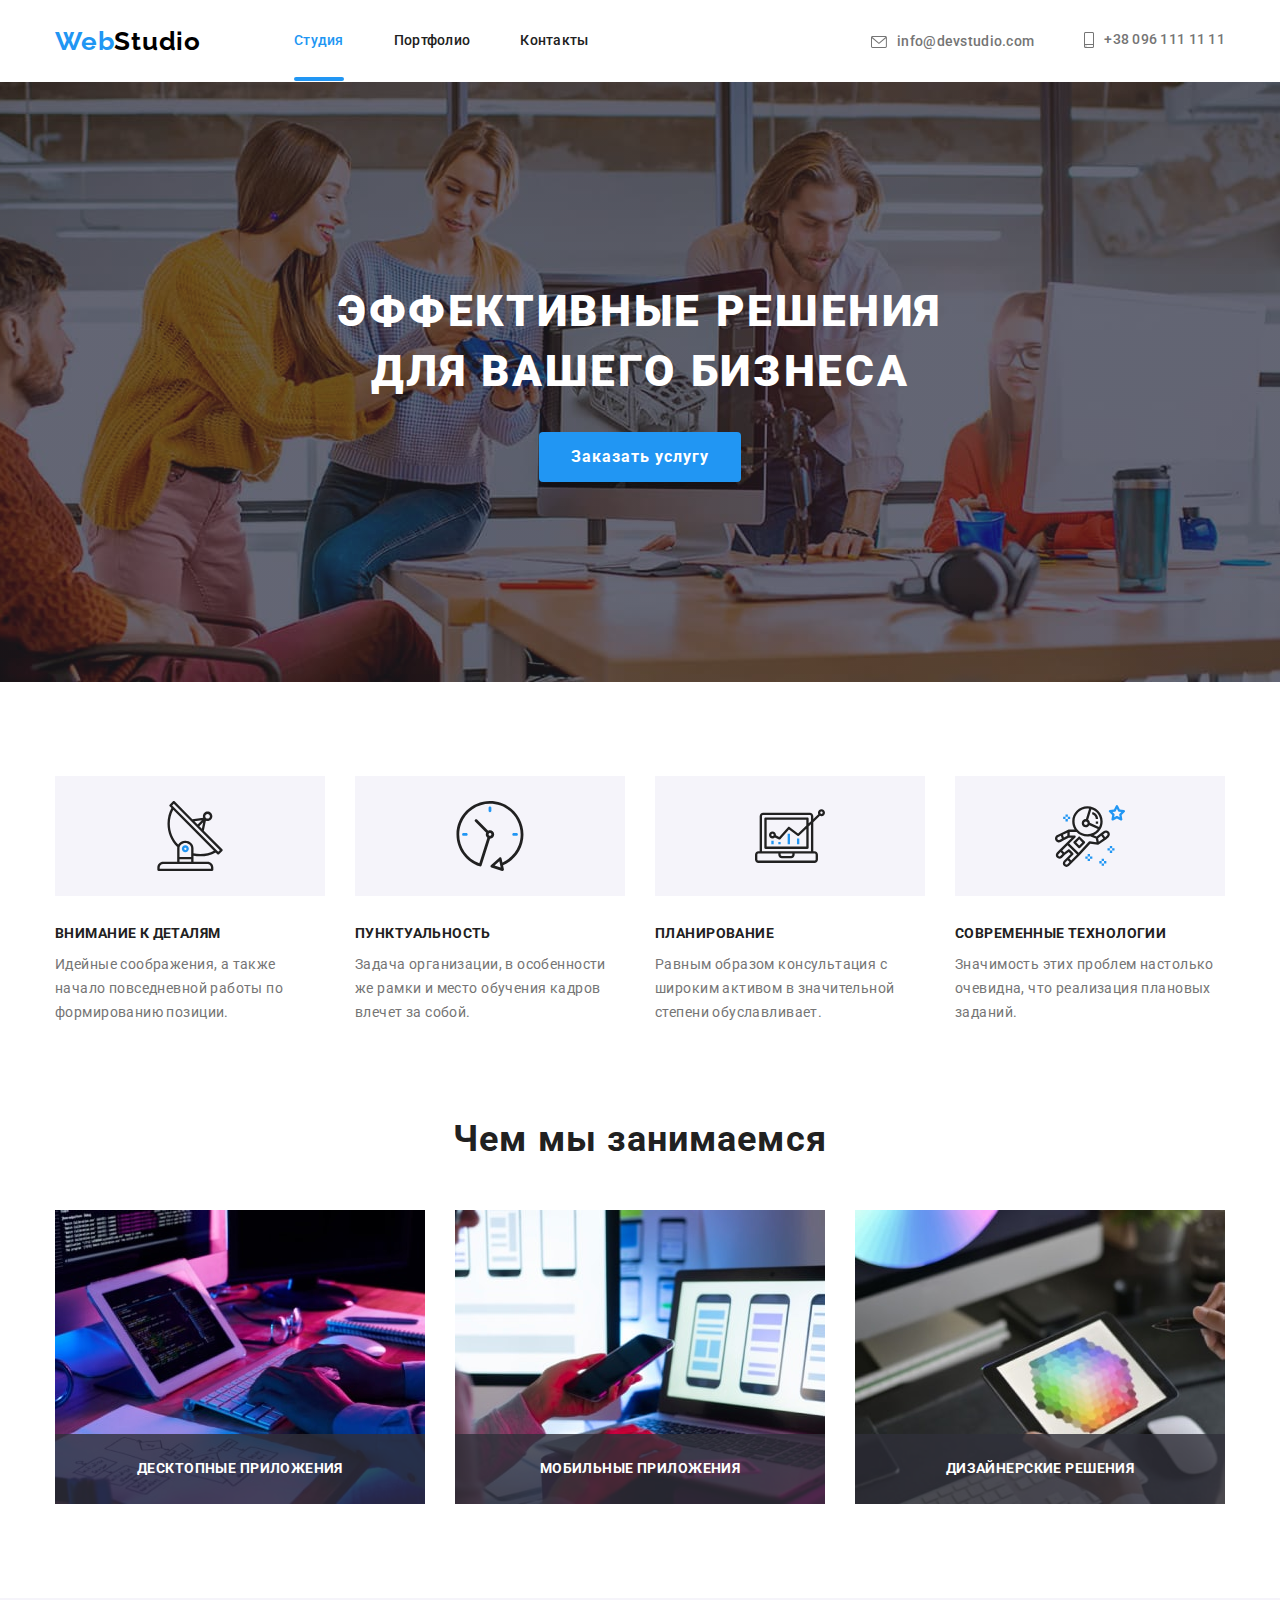
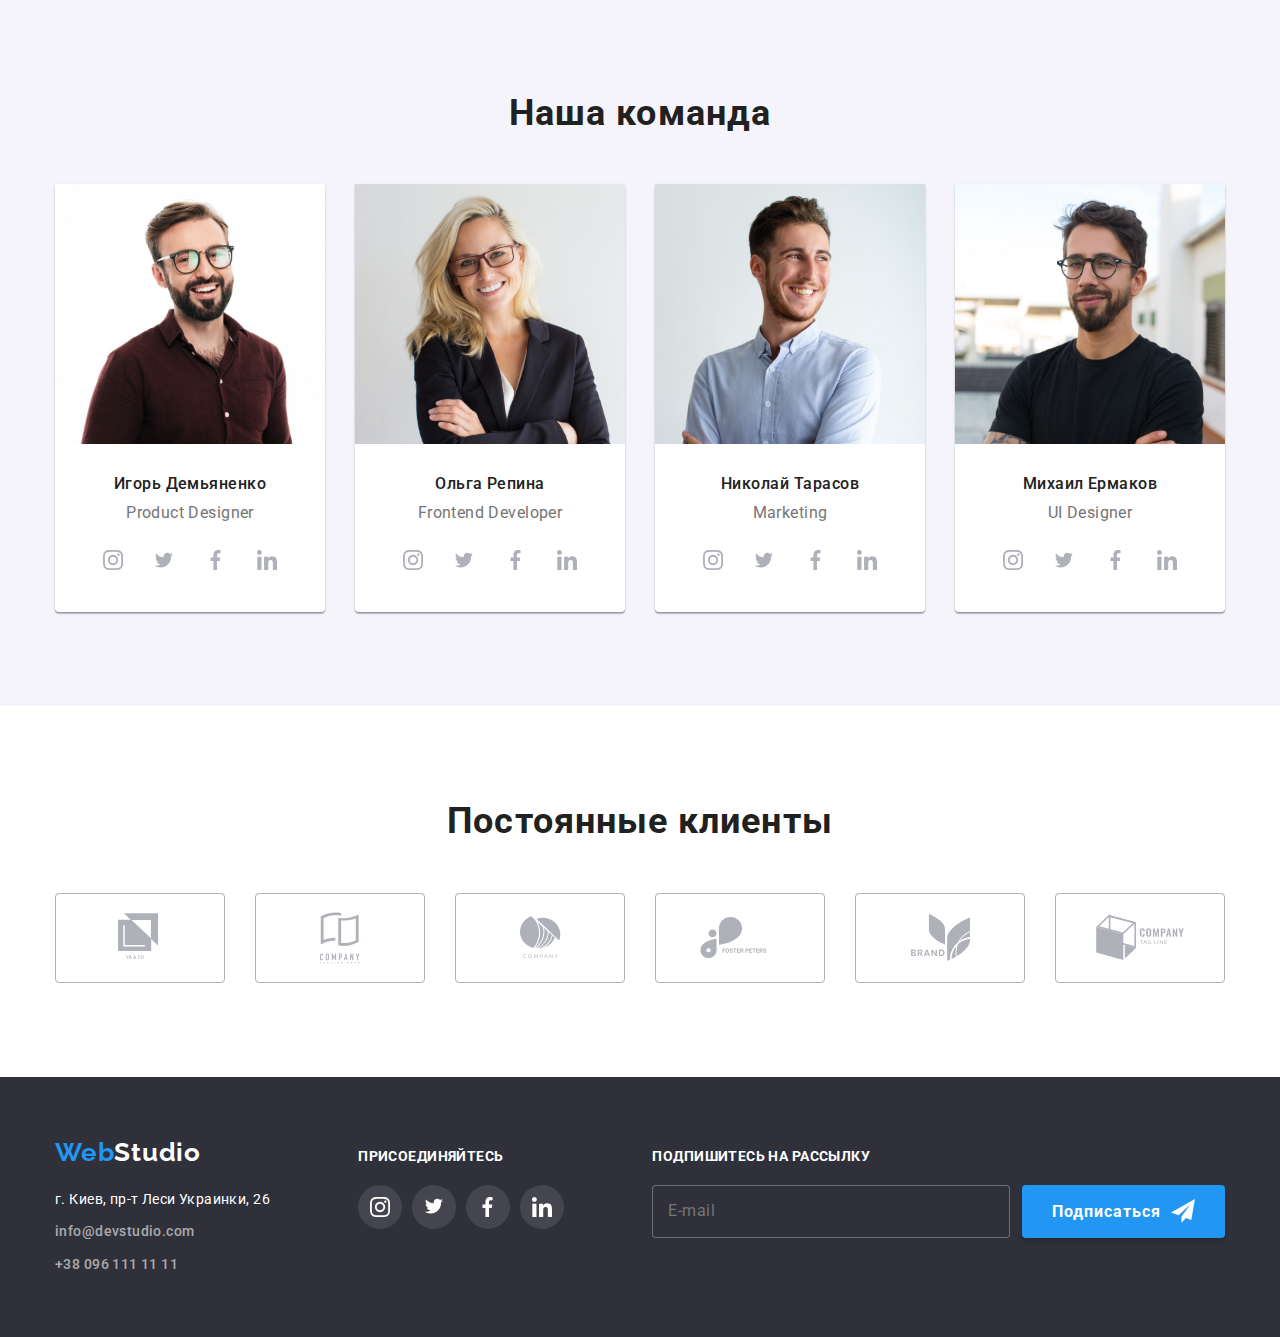
<file: index.html>
<!DOCTYPE html>
<html lang="ru">
<head>
    <meta charset="UTF-8">
    <meta name="viewport" content="width=device-width, initial-scale=1.0">
    <title>WebStudio</title>
    <link href="https://fonts.googleapis.com/css2?family=Raleway:wght@700&family=Roboto:wght@400;500;700;900&display=swap"
        rel="stylesheet">
    <link rel="stylesheet" href="https://cdnjs.cloudflare.com/ajax/libs/modern-normalize/1.0.0/modern-normalize.min.css">    
    <link rel="stylesheet" href="./css/style.css">
</head>
<body>
    <!-- Шапка -->
    <header class="header">
        <div class="container main-nav">
            <nav class="nav-menu">
                <a href="./index.html" class="logo link"><span class="logo-span">Web</span>Studio</a>
                <ul class="site-nav list">
                    <li class="item"><a href="./index.html" class="link current">Студия</a></li>
                    <li class="item"><a href="./portfolio.html" class="link">Портфолио</a></li>
                    <li class="item"><a href="" class="link">Контакты</a></li>
                </ul>
            </nav>
            <ul class="auth-nav list">
                <li class="item">
                    <a href="mailto:info@devstudio.com" class="link">
                        <svg class="icon-auth" width="16" height="12">
                            <use href="./img/symbol-defs.svg#icon-envelope"></use>
                        </svg>
                        info@devstudio.com
                    </a>
                </li>
                <li class="item">
                    <a href="tel:+380961111111" class="link">
                        <svg class="icon-auth" width="10" height="16">
                            <use href="./img/symbol-defs.svg#icon-smartphone"></use>
                        </svg>
                        +38 096 111 11 11
                    </a>
                </li>
            </ul>
        </div>
    </header>
    <main>
        <!-- Герой  -->
        <section class="hero">
            <div class="container">
                <h1 class="hero-title">Эффективные решения<br> для вашего бизнеса</h1>
                <a href="#modal" class="button link" data-open-modal>Заказать услугу</a>
            </div>
        </section>

        <!-- Наши методы -->
        <section class="method">
            <div class="container">
                <h2 class="visually-hidden">Наши методы</h2>
                <ul class="method-items list">
                    <li class="item">
                        <div class="thumb">
                            <svg class="icon-method" width="70" height="70">
                                <use href="./img/symbol-defs.svg#icon-antenna"></use>
                            </svg>
                        </div>
                        <h3 class="method-subtitle">Внимание к деталям</h3>
                        <p class="method-desc">Идейные соображения, а также начало повседневной работы по формированию позиции.</p>
                    </li>
                    <li class="item">
                        <div class="thumb">
                            <svg class="icon-method" width="70" height="70">
                                <use href="./img/symbol-defs.svg#icon-clock"></use>
                            </svg>
                        </div>
                        <h3 class="method-subtitle">Пунктуальность</h3>
                        <p class="method-desc">Задача организации, в особенности же рамки и место обучения кадров влечет за собой.</p>
                    </li>
                    <li class="item">
                        <div class="thumb">
                            <svg class="icon-method" width="70" height="70">
                                <use href="./img/symbol-defs.svg#icon-diagram"></use>
                            </svg>
                        </div>
                        <h3 class="method-subtitle">Планирование</h3>
                        <p class="method-desc">Равным образом консультация с широким активом в значительной степени обуславливает.</p>
                    </li>
                    <li class="item">
                        <div class="thumb">
                            <svg class="icon-method" width="70" height="70">
                                <use href="./img/symbol-defs.svg#icon-astronaut"></use>
                            </svg>
                        </div>
                        <h3 class="method-subtitle">Современные технологии</h3>
                        <p class="method-desc">Значимость этих проблем настолько очевидна, что реализация плановых заданий.</p>
                    </li>
                </ul>
            </div>
        </section>

        <!-- Чем мы занимаемся -->
        <section class="works">
            <div class="container">
                <h2 class="title">Чем мы занимаемся</h2>
                <ul class="works-items list">
                    <li class="item">
                        <div class="work-thumb">
                            <img src="./img/box_1.jpg" alt="работа за компьютером" width="370">
                            <div class="work-info">
                                <h3 class="work-subtitle">Десктопные приложения</h3>
                            </div>
                        </div>
                    </li>
                    <li class="item">
                        <div class="work-thumb">
                            <img src="./img/box_2.jpg" alt="работа за компьютером" width="370">
                            <div class="work-info">
                                <h3 class="work-subtitle">Мобильные приложения</h3>
                            </div>
                        </div>
                    </li>
                    <li class="item">
                        <div class="work-thumb">
                            <img src="./img/box_3.jpg" alt="работа за компьютером" width="370">
                            <div class="work-info">
                                <h3 class="work-subtitle">Дизайнерские решения</h3>
                            </div>
                        </div>
                    </li>
                </ul>
            </div>
        </section>

        <!-- Наша команда -->
        <section class="team"> 
            <div class="container">
                <h2 class="title">Наша команда</h2>
                <ul class="team-items list">
                    <li class="item">
                        <img src="./img/team_1.jpg" alt="мужчина по имени Игорь" width="270">
                        <div class="item-name">
                            <h3 class="team-subtitle">Игорь Демьяненко</h3>
                            <p class="team-desc">Product Designer</p>
                            <ul class="team-socials list">
                                <li>
                                    <a href="" class="item-cocial">
                                        <svg class="icon-social" width="20" height="20">
                                            <use href="./img/symbol-defs.svg#icon-instagram"></use>
                                        </svg>
                                    </a>
                                </li>
                                <li>
                                    <a href="" class="item-cocial">
                                        <svg class="icon-social" width="20" height="16.25">
                                            <use href="./img/symbol-defs.svg#icon-twitter"></use>
                                        </svg>
                                    </a>
                                </li>
                                <li>
                                    <a href="" class="item-cocial">
                                        <svg class="icon-social" width="20" height="20">
                                            <use href="./img/symbol-defs.svg#icon-facebook"></use>
                                        </svg>
                                    </a>
                                </li>
                                <li>
                                    <a href="" class="item-cocial">
                                        <svg class="icon-social" width="20" height="20">
                                            <use href="./img/symbol-defs.svg#icon-linkedin"></use>
                                        </svg>
                                    </a>
                                </li>
                            </ul>
                        </div>
                    </li>
                    <li class="item">
                        <img src="./img/team_2.jpg" alt="девушка по имени Ольга" width="270">
                        <div class="item-name">
                            <h3 class="team-subtitle">Ольга Репина</h3>
                            <p class="team-desc">Frontend Developer</p>
                            <ul class="team-socials list">
                                <li>
                                    <a href="" class="item-cocial">
                                        <svg class="icon-social" width="20" height="20">
                                            <use href="./img/symbol-defs.svg#icon-instagram"></use>
                                        </svg>
                                    </a>
                                </li>
                                <li>
                                    <a href="" class="item-cocial">
                                        <svg class="icon-social" width="20" height="16.25">
                                            <use href="./img/symbol-defs.svg#icon-twitter"></use>
                                        </svg>
                                    </a>
                                </li>
                                <li>
                                    <a href="" class="item-cocial">
                                        <svg class="icon-social" width="20" height="20">
                                            <use href="./img/symbol-defs.svg#icon-facebook"></use>
                                        </svg>
                                    </a>
                                </li>
                                <li>
                                    <a href="" class="item-cocial">
                                        <svg class="icon-social" width="20" height="20">
                                            <use href="./img/symbol-defs.svg#icon-linkedin"></use>
                                        </svg>
                                    </a>
                                </li>
                            </ul>                          
                        </div>
                    </li>
                    <li class="item">
                        <img src="./img/team_3.jpg" alt="мужчина по имени Николай" width="270">
                        <div class="item-name">
                            <h3 class="team-subtitle">Николай Тарасов</h3>
                            <p class="team-desc">Marketing</p>
                            <ul class="team-socials list">
                                <li>
                                    <a href="" class="item-cocial">
                                        <svg class="icon-social" width="20" height="20">
                                            <use href="./img/symbol-defs.svg#icon-instagram"></use>
                                        </svg>
                                    </a>
                                </li>
                                <li>
                                    <a href="" class="item-cocial">
                                        <svg class="icon-social" width="20" height="16.25">
                                            <use href="./img/symbol-defs.svg#icon-twitter"></use>
                                        </svg>
                                    </a>
                                </li>
                                <li>
                                    <a href="" class="item-cocial">
                                        <svg class="icon-social" width="20" height="20">
                                            <use href="./img/symbol-defs.svg#icon-facebook"></use>
                                        </svg>
                                    </a>
                                </li>
                                <li>
                                    <a href="" class="item-cocial">
                                        <svg class="icon-social" width="20" height="20">
                                            <use href="./img/symbol-defs.svg#icon-linkedin"></use>
                                        </svg>
                                    </a>
                                </li>
                            </ul>
                        </div>
                    </li>
                    <li class="item">
                        <img src="./img/team_4.jpg" alt="мужчина по имени Михаил" width="270">
                        <div class="item-name">
                            <h3 class="team-subtitle">Михаил Ермаков</h3>
                            <p class="team-desc">UI Designer</p>
                            <ul class="team-socials list">
                                <li>
                                    <a href="" class="item-cocial">
                                        <svg class="icon-social" width="20" height="20">
                                            <use href="./img/symbol-defs.svg#icon-instagram"></use>
                                        </svg>
                                    </a>
                                </li>
                                <li>
                                    <a href="" class="item-cocial">
                                        <svg class="icon-social" width="20" height="16.25">
                                            <use href="./img/symbol-defs.svg#icon-twitter"></use>
                                        </svg>
                                    </a>
                                </li>
                                <li>
                                    <a href="" class="item-cocial">
                                        <svg class="icon-social" width="20" height="20">
                                            <use href="./img/symbol-defs.svg#icon-facebook"></use>
                                        </svg>
                                    </a>
                                </li>
                                <li>
                                    <a href="" class="item-cocial">
                                        <svg class="icon-social" width="20" height="20">
                                            <use href="./img/symbol-defs.svg#icon-linkedin"></use>
                                        </svg>
                                    </a>
                                </li>
                            </ul>
                        </div>
                    </li>
                </ul>
            </div>
        </section>

        <!-- Постоянные клиенты -->
        <section class="regular-clients">
            <div class="container">
                <h2 class="title">Постоянные клиенты</h2>
                <ul class="clients list">
                    <li class="item">
                        <a href="" class="client-link">
                            <svg class="icon-client" width="44.27" height="49.23">
                                <use href="./img/symbol-defs.svg#icon-client-1"></use>
                            </svg>
                        </a>
                    </li>
                    <li class="item">
                        <a href="" class="client-link">
                            <svg class="icon-client" width="40" height="52">
                                <use href="./img/symbol-defs.svg#icon-client-2"></use>
                            </svg>
                        </a>
                    </li>
                    <li class="item">
                        <a href="" class="client-link">
                            <svg class="icon-client" width="41" height="42.6">
                                <use href="./img/symbol-defs.svg#icon-client-3"></use>
                            </svg>
                        </a>
                    </li>
                    <li class="item">
                        <a href="" class="client-link">
                            <svg class="icon-client" width="79.66" height="42.02">
                                <use href="./img/symbol-defs.svg#icon-client-4"></use>
                            </svg>
                        </a>
                    </li>
                    <li class="item">
                        <a href="" class="client-link">
                            <svg class="icon-client" width="59" height="47">
                                <use href="./img/symbol-defs.svg#icon-client-5"></use>
                            </svg>
                        </a>
                    </li>
                    <li class="item">
                        <a href="" class="client-link">
                            <svg class="icon-client" width="88.48" height="45.44">
                                <use href="./img/symbol-defs.svg#icon-client-6"></use>
                            </svg>
                        </a>
                    </li>
                </ul>
            </div>
        </section>
    </main>

    <!-- Подвал -->
    <footer class="footer">
        <div class="container infobox">
            <div class="wrapper temporarily">
                <a href="./index.html" class="logo link"><span class="logo-span">Web</span>Studio</a>
                <address class="address">
                    <p class="footer-desc">г. Киев, пр-т Леси Украинки, 26</p>
                    <a href="mailto:info@devstudio.com" class="footer-add link">info@devstudio.com</a>
                    <a href="tel:+380961111111" class="link">+38 096 111 11 11</a>
                </address>
            </div>
            <div class="wrapper socials-links">
                <b class="common">присоединяйтесь</b>
                <ul class="socials list">
                    <li class="item">
                        <a href="" class="item-social">
                            <svg class="icon-social" width="20" height="20">
                                <use href="./img/symbol-defs.svg#icon-instagram"></use>
                            </svg>
                        </a>
                    </li>
                    <li class="item">
                        <a href="" class="item-social">
                            <svg class="icon-social" width="20" height="16.25">
                                <use href="./img/symbol-defs.svg#icon-twitter"></use>
                            </svg>
                        </a>
                    </li>
                    <li class="item">
                        <a href="" class="item-social">
                            <svg class="icon-social" width="20" height="20">
                                <use href="./img/symbol-defs.svg#icon-facebook"></use>
                            </svg>
                        </a>
                    </li>
                    <li class="item">
                        <a href="" class="item-social">
                            <svg class="icon-social" width="20" height="20">
                                <use href="./img/symbol-defs.svg#icon-linkedin"></use>
                            </svg>
                        </a>
                    </li>
                </ul>
            </div>
            <div class="wrapper">
                <b class="common">Подпишитесь на рассылку</b>
                <form class="mailing">
                    <input class="email" type="email" name="email" placeholder="E-mail">
                    <button class="button">Подписаться
                        <svg class="form-send" width="24" height="24">
                            <use href="./img/symbol-defs.svg#icon-send"></use>
                        </svg>
                    </button>
                </form>
            </div>
        </div>
    </footer>

    <!-- Модальное окно -->
    <div class="backdrop is-hidden"  data-backdrop >
        <div class="modal" id="modal">
            <button class="btn-modal" data-close-modal>
                <svg width="18" height="18">
                    <use href="./img/symbol-defs.svg#icon-close"></use>
                </svg>
            </button>
            <b class="modal-title">Оставьте свои данные, мы вам перезвоним</b>
            <form class="form-feedback js-speaker-form" >
                <label class="form-field">
                    <span class="form-subtitle">Имя</span>
                    <input class="form-info" type="text" name="name" placeholder=" ">
                    <svg class="form-icon" width="18" height="18">
                        <use href="./img/symbol-defs.svg#icon-name"></use>
                    </svg>
                </label>
                <label class="form-field">
                    <span class="form-subtitle">Телефон</span>
                    <input class="form-info" type="tel" name="telephone" placeholder=" ">
                    <svg class="form-icon" width="18" height="18">
                        <use href="./img/symbol-defs.svg#icon-call"></use>
                    </svg>
                </label>
                <label class="form-field">
                    <span class="form-subtitle">Почта</span>
                    <input class="form-info" type="email" name="email" placeholder=" ">
                    <svg class="form-icon" width="18" height="18">
                        <use href="./img/symbol-defs.svg#icon-mail"></use>
                    </svg>
                </label>
                <label class="form-field comment">
                    <span class="form-subtitle">Комментарий</span>
                    <textarea class="message" name="message" rows="5" placeholder="Введите текст"></textarea>
                </label>
                <div class="license-wrapper">
                    <input class="checkbox" type="checkbox" name="topic" id="checkbox">
                    <!-- <span class="check-icon"></span> -->
                    <label class="license-text" for="checkbox">Соглашаюсь с рассылкой и принимаю <a class="license-link" href="">Условия договора</a></label>
                </div>
                <button class="form-btn">Отправить</button>
            </form>
        </div>
    </div>

    <script>
        const refs = {
            openModalBtn: document.querySelector("[data-open-modal]"),
            closeModalBtn: document.querySelector("[data-close-modal]"),
            backdrop: document.querySelector("[data-backdrop]"),
        };

        refs.openModalBtn.addEventListener("click", toggleModal);
        refs.closeModalBtn.addEventListener("click", toggleModal);

        refs.backdrop.addEventListener("click", logBackdropClick);

        function toggleModal() {
            refs.backdrop.classList.toggle("is-hidden");
        }

        function logBackdropClick() {
            console.log("Это клик в бекдроп");
        }
    </script>
    <script>
        (() => {
            document
                .querySelector('.js-speaker-form')
                .addEventListener('submit', e => {
                    e.preventDefault();

                    new FormData(e.currentTarget).forEach((value, name) =>
                        console.log(`${name}: ${value}`),
                    );

                    e.currentTarget.reset();
                });
        })();
    </script>
</body>
</html>
</file>
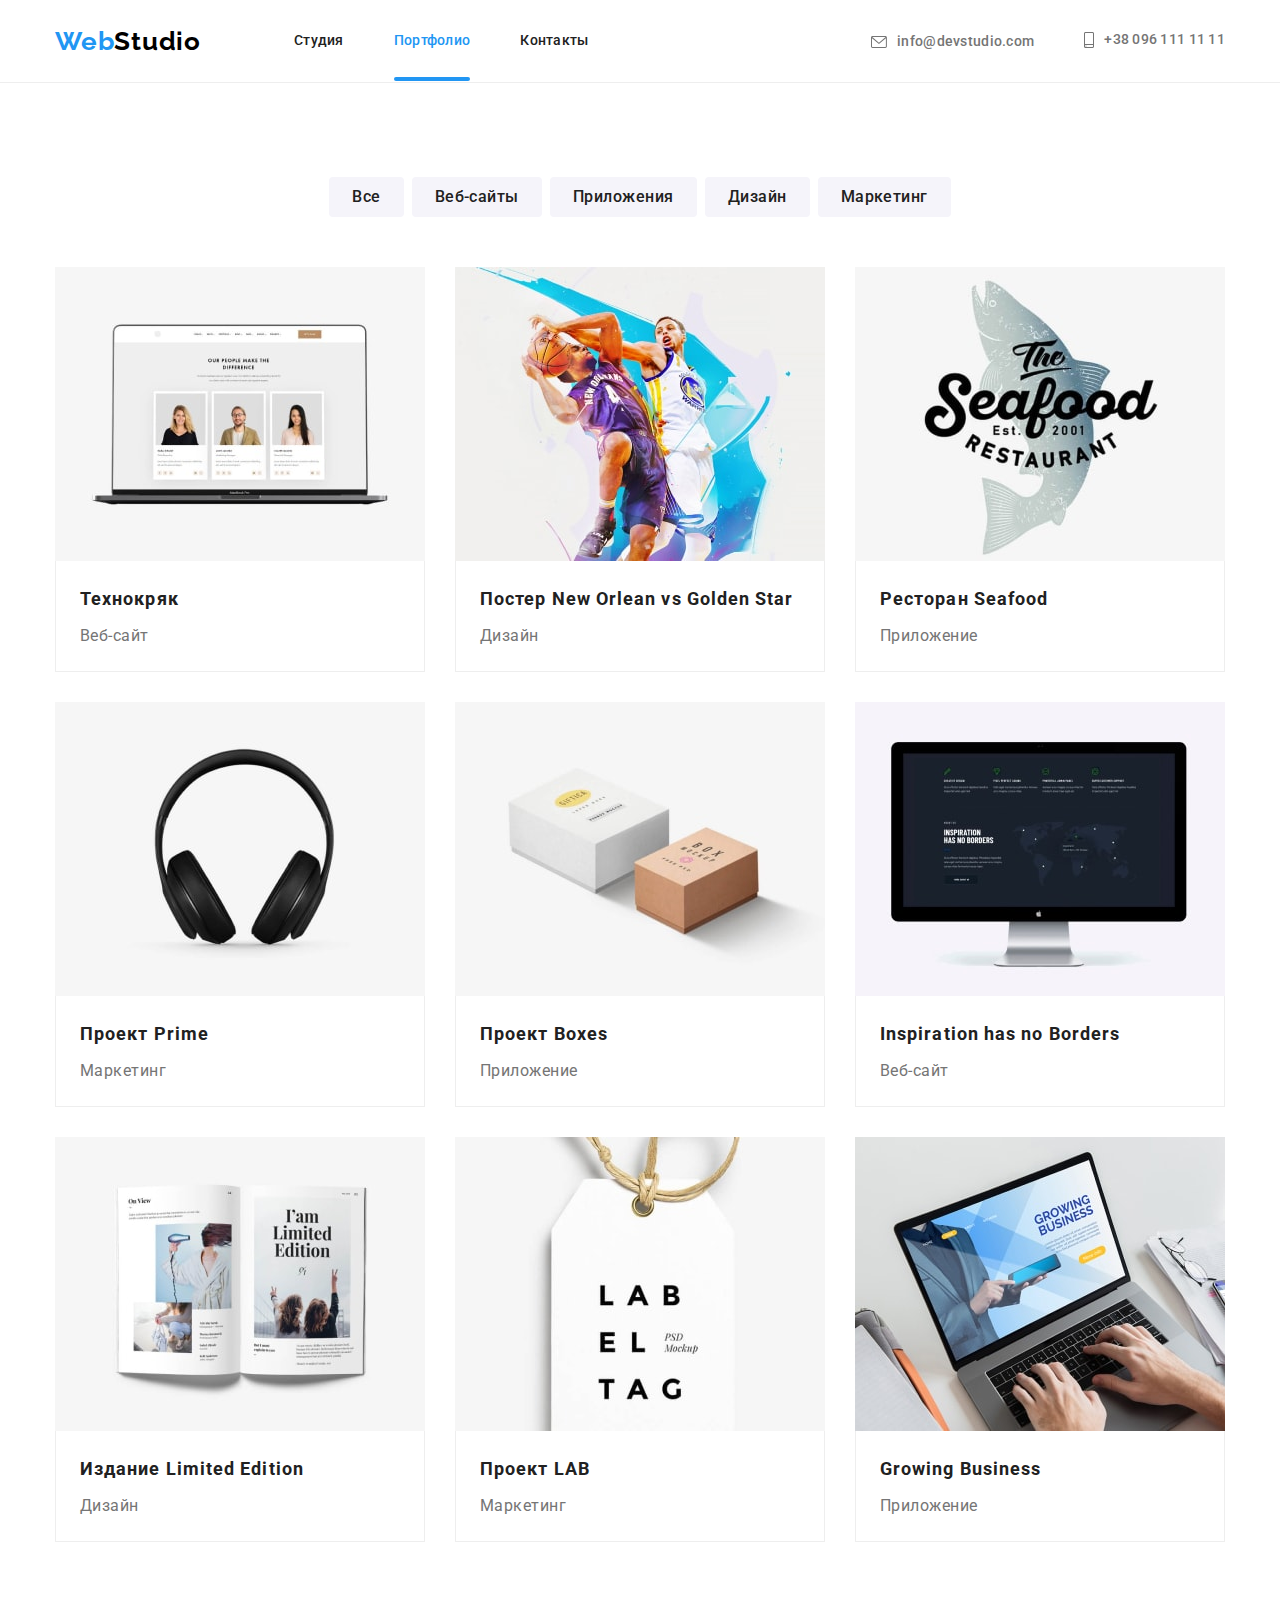
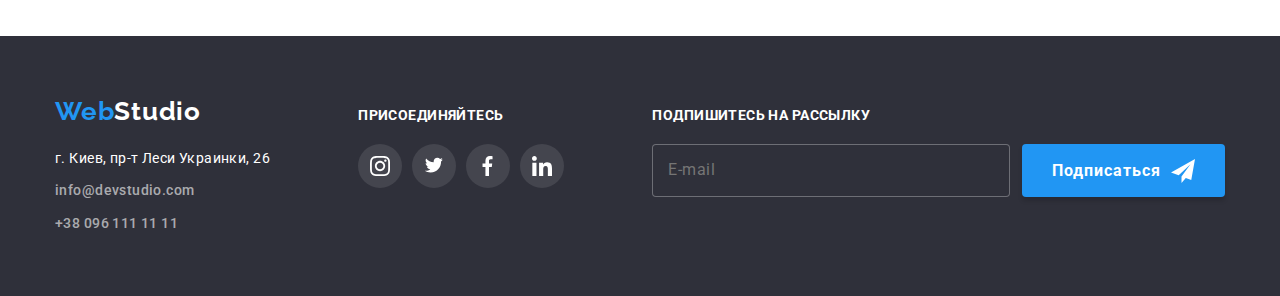
<file: portfolio.html>
<!DOCTYPE html>
<html lang="ru">
<head>
    <meta charset="UTF-8">
    <meta name="viewport" content="width=device-width, initial-scale=1.0">
    <title>Портфолио</title>
    <link href="https://fonts.googleapis.com/css2?family=Raleway:wght@700&family=Roboto:wght@400;500;700;900&display=swap"
        rel="stylesheet">
    <link rel="stylesheet" href="https://cdnjs.cloudflare.com/ajax/libs/modern-normalize/1.0.0/modern-normalize.min.css">
    <link rel="stylesheet" href="./css/style.css">
</head>
<body>
    <!-- Шапка -->
    <header class="border header">
        <div class="container main-nav">
            <nav class="nav-menu">
                <a href="./index.html" class="logo link"><span class="logo-span">Web</span>Studio</a>
                <ul class="site-nav list">
                    <li class="item"><a href="./index.html" class="link ">Студия</a></li>
                    <li class="item"><a href="./portfolio.html" class="link current">Портфолио</a></li>
                    <li class="item"><a href="" class="link">Контакты</a></li>
                </ul>
            </nav>
            <ul class="auth-nav list">
                <li class="item">
                    <a href="mailto:info@devstudio.com" class="link">
                        <svg class="icon-auth" width="16" height="12">
                            <use href="./img/symbol-defs.svg#icon-envelope"></use>
                        </svg>
                        info@devstudio.com
                    </a>
                </li>
                <li class="item">
                    <a href="tel:+380961111111" class="link">
                        <svg class="icon-auth" width="10" height="16">
                            <use href="./img/symbol-defs.svg#icon-smartphone"></use>
                        </svg>
                        +38 096 111 11 11
                    </a>
                </li>
            </ul>
        </div>
    </header>
    <main>

        <!-- Портфолио -->
        <section class="portfolio">
            <div class="container">
                <h1 class="visually-hidden">Портфолио</h1>
                <!-- Радио-кнопки, которые пока просто кнопки -->
                <ul class="button-items list">
                    <li class="item"><button type="button" class="btn">Все</button></li>
                    <li class="item"><button type="button" class="btn">Веб-сайты</button></li>
                    <li class="item"><button type="button" class="btn">Приложения</button></li>
                    <li class="item"><button type="button" class="btn">Дизайн</button></li>
                    <li class="item"><button type="button" class="btn">Маркетинг</button></li>
                </ul>
                
                <!-- Галерея -->
                <ul class="galery-items list">
                    <li class="item">
                        <a href="" class="card link">
                            <div class="card-thumb">
                                <img src="./img/img-portfolio/project-01.jpg" alt="Технокряк" width="370">
                                <div class="overlay">
                                    <p class="overlay-text">Технокряк это современная площадка распространения коронавируса. Компании используют эту платформу для цифрового
                                        шпионажа и атак на защищённые сервера конкурентов.</p>
                                </div>
                            </div>
                            <div class="galery-names">
                                <h3 class="galery-title">Технокряк</h3>
                                <p class="galery-desc">Веб-сайт</p>
                            </div>
                        </a>
                    </li>
                    <li class="item">
                        <a href="" class="card link">
                            <div class="card-thumb">
                                <img src="./img/img-portfolio/project-02.jpg" alt="Постер New Orlean vs Golden Star" width="370">
                                <div class="overlay">
                                    <p class="overlay-text">Технокряк это современная площадка распространения коронавируса. Компании используют эту
                                        платформу для цифрового
                                        шпионажа и атак на защищённые сервера конкурентов.</p>
                                </div>
                            </div>
                            <div class="galery-names">
                                <h3 class="galery-title">Постер New Orlean vs Golden Star</h3>
                                <p class="galery-desc">Дизайн</p>
                            </div>
                        </a>
                    </li>
                    <li class="item">
                        <a href="" class="card link">
                            <div class="card-thumb">
                                <img src="./img/img-portfolio/project-03.jpg" alt="Ресторан Seafood" width="370">
                                <div class="overlay">
                                    <p class="overlay-text">Технокряк это современная площадка распространения коронавируса. Компании используют эту
                                        платформу для цифрового
                                        шпионажа и атак на защищённые сервера конкурентов.</p>
                                </div>
                            </div>
                            <div class="galery-names">
                                <h3 class="galery-title">Ресторан Seafood</h3>
                                <p class="galery-desc">Приложение</p>
                            </div>
                        </a>
                    </li>
                    <li class="item">
                        <a href="" class="card link">
                            <div class="card-thumb">
                                <img src="./img/img-portfolio/project-04.jpg" alt="Проект Prime" width="370">
                                <div class="overlay">
                                    <p class="overlay-text">Технокряк это современная площадка распространения коронавируса. Компании используют эту
                                        платформу для цифрового
                                        шпионажа и атак на защищённые сервера конкурентов.</p>
                                </div>
                            </div>
                            <div class="galery-names">
                                <h3 class="galery-title">Проект Prime</h3>
                                <p class="galery-desc">Маркетинг</p>
                            </div>
                        </a>
                    </li>
                    <li class="item">
                        <a href="" class="card link">
                            <div class="card-thumb">
                                <img src="./img/img-portfolio/project-05.jpg" alt="Проект Boxes" width="370">
                                <div class="overlay">
                                    <p class="overlay-text">Технокряк это современная площадка распространения коронавируса. Компании используют эту
                                        платформу для цифрового
                                        шпионажа и атак на защищённые сервера конкурентов.</p>
                                </div>
                            </div>
                            <div class="galery-names">
                                <h3 class="galery-title">Проект Boxes</h3>
                                <p class="galery-desc">Приложение</p>
                            </div>
                        </a>
                    </li>
                    <li class="item">
                        <a href="" class="card link">
                            <div class="card-thumb">
                                <img src="./img/img-portfolio/project-06.jpg" alt="Inspiration has no Borders" width="370">
                                <div class="overlay">
                                    <p class="overlay-text">Технокряк это современная площадка распространения коронавируса. Компании используют эту
                                        платформу для цифрового
                                        шпионажа и атак на защищённые сервера конкурентов.</p>
                                </div>
                            </div>
                            <div class="galery-names">
                                <h3 class="galery-title">Inspiration has no Borders</h3>
                                <p class="galery-desc">Веб-сайт</p>
                            </div>
                        </a>
                    </li>
                    <li class="item">
                        <a href="" class="card link">
                            <div class="card-thumb">
                                <img src="./img/img-portfolio/project-07.jpg" alt="Издание Limited Edition" width="370">
                                <div class="overlay">
                                    <p class="overlay-text">Технокряк это современная площадка распространения коронавируса. Компании используют эту
                                        платформу для цифрового
                                        шпионажа и атак на защищённые сервера конкурентов.</p>
                                </div>
                            </div>
                            <div class="galery-names">
                                <h3 class="galery-title">Издание Limited Edition</h3>
                                <p class="galery-desc">Дизайн</p>
                            </div>
                        </a>
                    </li>
                    <li class="item">
                        <a href="" class="card link">
                            <div class="card-thumb">
                                <img src="./img/img-portfolio/project-08.jpg" alt="Проект LAB" width="370">
                                <div class="overlay">
                                    <p class="overlay-text">Технокряк это современная площадка распространения коронавируса. Компании используют эту
                                        платформу для цифрового
                                        шпионажа и атак на защищённые сервера конкурентов.</p>
                                </div>
                            </div>
                            <div class="galery-names">
                                <h3 class="galery-title">Проект LAB</h3>
                                <p class="galery-desc">Маркетинг</p>
                            </div>
                        </a>
                    </li>
                    <li class="item">
                        <a href="" class="card link">
                            <div class="card-thumb">
                                <img src="./img/img-portfolio/project-09.jpg" alt="Growing Business" width="370">
                                <div class="overlay">
                                    <p class="overlay-text">Технокряк это современная площадка распространения коронавируса. Компании используют эту
                                        платформу для цифрового
                                        шпионажа и атак на защищённые сервера конкурентов.</p>
                                </div>
                            </div>
                            <div class="galery-names">
                                <h3 class="galery-title">Growing Business</h3>
                                <p class="galery-desc">Приложение</p>
                            </div>
                        </a>
                    </li>
                </ul>
            </div>
        </section>
    </main>
    <footer class="footer">
        <div class="container infobox">
            <div class="wrapper temporarily">
                <a href="./index.html" class="logo link"><span class="logo-span">Web</span>Studio</a>
                <address class="address">
                    <p class="footer-desc">г. Киев, пр-т Леси Украинки, 26</p>
                    <a href="mailto:info@devstudio.com" class="footer-add link">info@devstudio.com</a>
                    <a href="tel:+380961111111" class="link">+38 096 111 11 11</a>
                </address>
            </div>
            <div class="wrapper">
                <b class="common">присоединяйтесь</b>
                <ul class="socials list">
                    <li class="item">
                        <a href="" class="item-social">
                            <svg class="icon-social" width="20" height="20">
                                <use href="./img/symbol-defs.svg#icon-instagram"></use>
                            </svg>
                        </a>
                    </li>
                    <li class="item">
                        <a href="" class="item-social">
                            <svg class="icon-social" width="20" height="16.25">
                                <use href="./img/symbol-defs.svg#icon-twitter"></use>
                            </svg>
                        </a>
                    </li>
                    <li class="item">
                        <a href="" class="item-social">
                            <svg class="icon-social" width="20" height="20">
                                <use href="./img/symbol-defs.svg#icon-facebook"></use>
                            </svg>
                        </a>
                    </li>
                    <li class="item">
                        <a href="" class="item-social">
                            <svg class="icon-social" width="20" height="20">
                                <use href="./img/symbol-defs.svg#icon-linkedin"></use>
                            </svg>
                        </a>
                    </li>
                </ul>
            </div>
            <div class="wrapper">
                <b class="common">Подпишитесь на рассылку</b>
                <form class="mailing">
                    <input class="email" type="email" name="email" placeholder="E-mail">
                    <button class="button">Подписаться
                        <svg class="form-send" width="24" height="24">
                            <use href="./img/symbol-defs.svg#icon-send"></use>
                        </svg>
                    </button>
                </form>
            </div>
        </div>
    </footer>
</body>
</html>
</file>
<file: css/style.css>
:root {
  --primary-text-color: #757575;
  --title-text-color: #212121;
  --accent-color: #2196f3;
  --primary-white-color: #ffffff;
  --accent-bg-color: #f5f4fa;
  --color-black: #000000;
  --general-bg: #2f303a;
}

body {
  background: var(--primary-white-color);
  color: var(--primary-text-color);

  font-family: 'Roboto', sans-serif;
  letter-spacing: 0.03em;
  font-size: 14px;
  line-height: 1.72;
}

/* Утилиты */
img {
  display: block;
  max-width: 100%;
  height: auto;
}

.visually-hidden {
  position: absolute;
  width: 1px;
  height: 1px;
  margin: 1px;
  border: 0;
  padding: 0;
  clip: rect(0 0 0 0);
  overflow: hidden;
}

.list {
  list-style: none;
}

.link {
  text-decoration: none;
}

.title {
  margin: 0;

  color: var(--title-text-color);
  font-weight: 700;
  font-size: 36px;
  line-height: 1.17;
  text-align: center;
  letter-spacing: 0.03em;
}

.container {
  width: 1200px;
  padding-left: 15px;
  padding-right: 15px;
  margin: 0 auto;
}

/* Header */
.border.header {
  border-bottom: 1px solid #eeeeee;
}

.main-nav,
.nav-menu {
  display: flex;
  align-items: center;
}

/* Site-nav */
.site-nav {
  display: flex;
  margin: 0;
  padding: 0;
  margin-left: 93px;
}

.logo {
  color: var(--color-black);
  font-family: 'Raleway', sans-serif;
  font-weight: 700;
  font-size: 26px;
  line-height: 1.19;
  letter-spacing: 0.03em;
}

.logo-span {
  color: var(--accent-color);
}

.site-nav .item:not(:last-child),
.auth-nav .item:not(:last-child) {
  margin-right: 50px;
}

.site-nav .link {
  display: block;
  padding-top: 32px;
  padding-bottom: 32px;

  color: var(--title-text-color);
  font-weight: 500;
  font-size: 14px;
  line-height: 1.14;
  letter-spacing: 0.02em;

  transition: color 250ms cubic-bezier(0.4, 0, 0.2, 1);
}

.site-nav .link.current,
.site-nav .link:hover,
.site-nav .link:focus,
.auth-nav .link:hover,
.auth-nav .link:focus {
  color: var(--accent-color);
}

.site-nav .link.current {
  position: relative;
}

.site-nav .link.current::after {
  position: absolute;
  left: 0;
  bottom: 0;

  content: '';
  display: block;
  width: 100%;
  height: 4px;

  background-color: var(--accent-color);
  border-radius: 2px;
}

/* Auth-nav */
.auth-nav {
  display: flex;
  align-items: baseline;
  margin: 0;
  margin-left: auto;
  padding: 0;
}

.auth-nav .link {
  display: inline-flex;
  padding-top: 32px;
  padding-bottom: 32px;
  align-items: center;

  color: var(--primary-text-color);
  font-weight: 500;
  font-size: 14px;
  line-height: 1.14;
  letter-spacing: 0.02em;

  transition: color 250ms cubic-bezier(0.4, 0, 0.2, 1);
}

.icon-auth {
  margin-right: 10px;
  fill: currentColor;
}

/* Hero */
.hero {
  max-width: 1600px;
  min-height: 600px;
  margin-left: auto;
  margin-right: auto;
  padding-top: 200px;
  padding-bottom: 200px;

  background: var(--general-bg);
  text-align: center;

  background-image: linear-gradient(to right, rgba(47, 48, 58, 0.4), rgba(47, 48, 58, 0.4)), url(../img/bg.jpg);
  background-repeat: no-repeat;
  background-position: center;
  background-size: cover;
}

.hero-title {
  margin: 0;
  margin-bottom: 30px;

  color: var(--primary-white-color);
  font-weight: 900;
  font-size: 44px;
  line-height: 1.36;
  letter-spacing: 0.06em;
  text-transform: uppercase;
}

.hero .button {
  display: inline-block;
  padding: 10px 32px;

  color: var(--primary-white-color);
  font-weight: 700;
  font-size: 16px;
  line-height: 1.87;
  letter-spacing: 0.06em;
  background: var(--accent-color);
  box-shadow: 0px 4px 4px rgba(0, 0, 0, 0.15);
  border-radius: 4px;
}

/* Method */
.method {
  padding-top: 94px;
  padding-bottom: 94px;
}
.method-items {
  display: flex;
  flex-wrap: wrap;
  margin: 0;
  padding: 0;
}

.method-items .item {
  width: 270px;
}

.method-items .item:not(:last-child) {
  margin-right: 30px;
}

.method-items .thumb {
  display: flex;
  justify-content: center;
  align-items: center;

  height: 120px;
  margin-bottom: 30px;
  background: var(--accent-bg-color);
}

.method-subtitle {
  margin: 0;
  margin-bottom: 10px;

  color: var(--title-text-color);
  font-weight: 700;
  font-size: 14px;
  line-height: 1.14;
  letter-spacing: 0.03em;
  text-transform: uppercase;
}

.method-desc {
  margin: 0;
}

/* Works */
.works {
  padding-bottom: 94px;
}

.works-items {
  display: flex;
  margin: 0;
  padding: 0;
}

.work-thumb {
  position: relative;
}

.work-subtitle {
  margin: 0;
  padding: 27px 82px;

  color: var(--primary-white-color);
  font-size: 14px;
  line-height: 1.14;
  text-transform: uppercase;
}

.work-info {
  position: absolute;
  display: flex;
  justify-content: center;

  bottom: 0;
  left: 0;
  width: 100%;

  background-color: rgba(47, 48, 58, 0.8);
}

.works .title {
  margin-bottom: 50px;
}

.works-items .item:not(:last-child) {
  margin-right: 30px;
}

/* Team */
.team {
  padding-top: 94px;
  padding-bottom: 94px;

  background: var(--accent-bg-color);
}
.team .title {
  margin-bottom: 50px;
}

.team-items {
  display: flex;
  margin: 0;
  padding: 0;
}

.team-items > .item {
  background: var(--primary-white-color);
  box-shadow: 0px 1px 3px rgba(0, 0, 0, 0.12), 0px 1px 1px rgba(0, 0, 0, 0.14), 0px 2px 1px rgba(0, 0, 0, 0.2);
  border-radius: 0px 0px 4px 4px;
}

.team-items > .item:not(:last-child) {
  margin-right: 30px;
}

.item-name {
  padding: 30px 32px;

  text-align: center;
}

.team-subtitle {
  margin: 0;
  margin-bottom: 10px;

  color: var(--title-text-color);
  font-weight: 500;
  font-size: 16px;
  line-height: 1.19;
  letter-spacing: 0.03em;
}

.team-desc {
  margin: 0;
  margin-bottom: 16px;

  font-weight: 400;
  font-size: 16px;
  line-height: 1.19;
}

.team-socials {
  display: flex;
  justify-content: space-around;
  align-items: center;
  padding: 0;
}

.item-cocial {
  display: flex;
  justify-content: center;
  align-items: center;
  width: 44px;
  height: 44px;

  color: #afb1b8;
  background-color: transparent;
  border-radius: 50%;

  transition: background-color 250ms cubic-bezier(0.4, 0, 0.2, 1), color 250ms cubic-bezier(0.4, 0, 0.2, 1);
}

.icon-social {
  fill: currentColor;
}

.item-cocial:hover,
.item-cocial:focus {
  background-color: var(--accent-color);
  color: var(--primary-white-color);
}

/* regular-clients */
.regular-clients {
  padding-top: 94px;
  padding-bottom: 94px;
}

.regular-clients .title {
  margin-bottom: 50px;
}

.clients {
  display: flex;

  margin: 0;
  padding: 0;
}

.clients > .item:not(:last-child) {
  margin-right: 30px;
}

.client-link {
  display: flex;
  justify-content: center;
  align-items: center;
  width: 170px;
  height: 90px;
  border: 1px solid #afb1b8;
  border-radius: 4px;
  color: #afb1b8;

  transition: border 250ms cubic-bezier(0.4, 0, 0.2, 1), color 250ms cubic-bezier(0.4, 0, 0.2, 1);
}

.client-link:hover,
.client-link:focus {
  border: 1px solid var(--accent-color);
  color: var(--accent-color);
}

.icon-client {
  fill: currentColor;
}

/* Footer */
.footer {
  padding-top: 60px;
  padding-bottom: 60px;

  background: var(--general-bg);
}

.infobox {
  display: flex;
  justify-content: space-between;
  align-items: baseline;
}

/* .temporarily {
  margin-right: 70px;
} */

.footer .logo {
  display: inline-block;
  margin-bottom: 20px;

  color: var(--primary-white-color);
}

.address {
  display: flex;
  flex-direction: column;

  color: var(--primary-white-color);
  font-weight: 400;
  font-style: normal;
  font-size: 14px;
  line-height: 1.71;
  letter-spacing: 0.03em;
}

.footer-desc {
  margin: 0;
}

.footer-desc,
.footer-add {
  margin-bottom: 9px;
}

.address .link {
  color: rgba(255, 255, 255, 0.6);

  font-weight: 500;
  font-size: 14px;
  letter-spacing: 0.03em;
}

/* .socials-links {
  margin-right: 93px;
} */

.common {
  display: block;
  margin: 0;
  margin-bottom: 20px;
  color: var(--primary-white-color);
  font-style: normal;
  font-weight: bold;
  font-size: 14px;
  line-height: 1.14;
  letter-spacing: 0.03em;
  text-transform: uppercase;
}

.socials {
  display: flex;
  margin: 0;
  padding: 0;
}

.socials .item-social {
  display: flex;
  justify-content: center;
  align-items: center;
  width: 44px;
  height: 44px;

  color: var(--primary-white-color);
  background-color: rgba(255, 255, 255, 0.1);
  border-radius: 50%;

  transition: background-color 250ms cubic-bezier(0.4, 0, 0.2, 1);
}

.socials .item-social:hover,
.socials .item-social:focus {
  background-color: var(--accent-color);
}

.socials .item:not(:last-child) {
  margin-right: 10px;
}

.mailing {
  display: flex;
}

.email {
  width: 358px;
  margin-right: 12px;
  padding: 15px;
  border: 1px solid rgba(255, 255, 255, 0.3);
  border-radius: 4px;
  background-color: var(--general-bg);
  color: var(--primary-white-color);
}

.email::placeholder {
  font-style: normal;
  font-weight: 400;
  font-size: 16px;
  line-height: 1.25;
  letter-spacing: 0.03em;
}

.mailing .button {
  display: inline-flex;
  padding: 10px 28px;
  align-items: center;
  color: var(--primary-white-color);
  font-weight: 700;
  font-size: 16px;
  line-height: 1.87;
  letter-spacing: 0.06em;
  background: var(--accent-color);
  box-shadow: 0px 4px 4px rgba(0, 0, 0, 0.15);
  border-color: transparent;
  border-radius: 4px;
  cursor: pointer;
}

.form-send {
  margin-left: 10px;
}

/* Portfolio */
.portfolio {
  padding-top: 94px;
  padding-bottom: 94px;
}

.portfolio .button-items {
  display: flex;
  justify-content: center;

  margin: 0;
  margin-bottom: 50px;
  padding: 0;

  /* outline: 2px solid blue; */
}

.button-items .btn {
  padding: 6px 22px;
  color: var(--title-text-color);
  font-family: 'Roboto', sans-serif;
  font-weight: 500;
  font-size: 16px;
  line-height: 1.62;
  text-align: center;
  letter-spacing: 0.03em;
  background: var(--accent-bg-color);
  border-radius: 4px;
  border-width: inherit;
  border: 1px solid transparent;
  cursor: pointer;

  transition: background-color 250ms cubic-bezier(0.4, 0, 0.2, 1), color 250ms cubic-bezier(0.4, 0, 0.2, 1),
    box-shadow 250ms cubic-bezier(0.4, 0, 0.2, 1);
}

.button-items .item:not(:last-child) {
  margin-right: 8px;
}

.button-items .btn:hover,
.button-items .btn:focus {
  color: var(--primary-white-color);
  background: var(--accent-color);
  box-shadow: 0px 3px 1px rgba(0, 0, 0, 0.1), 0px 1px 2px rgba(0, 0, 0, 0.08), 0px 2px 2px rgba(0, 0, 0, 0.12);
}

.galery-items {
  display: flex;
  justify-content: center;
  flex-wrap: wrap;
  margin: 0;
  padding: 0;
}

.galery-items .item {
  width: 370px;
}

.galery-items .item:not(:nth-child(3n)) {
  margin-right: 30px;
}

.galery-items .item:not(:nth-last-child(-n + 3)) {
  margin-bottom: 30px;
}

.galery-items .card {
  display: block;

  transition: box-shadow 250ms cubic-bezier(0.4, 0, 0.2, 1);
}

.galery-items .card:hover,
.galery-items .card:focus {
  box-shadow: 0px 4px 4px rgba(0, 0, 0, 0.25);
}

.card-thumb {
  position: relative;

  overflow: hidden;
}

.overlay {
  position: absolute;

  padding: 63px 24px;

  top: 0;
  left: 0;
  width: 100%;
  height: 100%;
  background-color: rgba(33, 150, 243, 0.9);

  transform: translateY(100%);
  transition: transform 250ms cubic-bezier(0.4, 0, 0.2, 1);
}

.overlay-text {
  margin: 0;

  font-style: normal;
  font-weight: 400;
  font-size: 18px;
  line-height: 1.56;

  color: var(--primary-white-color);
}

.galery-items .card:hover .overlay {
  transform: translateY(0);
}

.galery-names {
  padding: 20px 24px;
  border: 1px solid #eeeeee;
  border-top: none;
}

.galery-names .galery-title {
  margin: 0;
  margin-bottom: 4px;

  color: var(--title-text-color);
  font-weight: 700;
  font-size: 18px;
  line-height: 2;
  letter-spacing: 0.06em;
}

.galery-names .galery-desc {
  margin: 0;

  color: var(--primary-text-color);
  font-size: 16px;
  line-height: 1.87;
  letter-spacing: 0.03em;
}

.backdrop {
  position: fixed;
  top: 0;
  left: 0;
  width: 100%;
  height: 100%;

  background-color: rgba(0, 0, 0, 0.2);

  opacity: 1;
  transition: opacity 250ms cubic-bezier(0.4, 0, 0.2, 1);
}

.backdrop.is-hidden {
  opacity: 0;
  pointer-events: none;
}

.backdrop.is-hidden .modal {
  transform: translate(-50%, -50%) scale(0);
}

.modal {
  position: absolute;
  top: 50%;
  left: 50%;

  width: 528px;
  height: 581px;
  padding: 40px;

  transform: translate(-50%, -50%) scale(1);
  transition: transform 250ms cubic-bezier(0.4, 0, 0.2, 1);

  text-align: center;
  background-color: var(--primary-white-color);
}

.modal-title {
  display: inline-block;
  margin-bottom: 12px;

  font-style: normal;
  font-weight: bold;
  font-size: 20px;
  line-height: 1.15;
  letter-spacing: 0.03em;

  color: var(--color-black);
}

.btn-modal {
  display: flex;
  padding: 0;
  justify-content: center;
  align-items: center;
  position: absolute;

  top: 8px;
  right: 8px;

  width: 30px;
  height: 30px;

  background-color: var(--primary-white-color);
  border: 1px solid rgba(0, 0, 0, 0.1);
  border-radius: 50%;
  cursor: pointer;

  transition: fill 250ms cubic-bezier(0.4, 0, 0.2, 1);
}

.btn-modal:hover,
.btn-modal:focus {
  fill: var(--accent-color);
}

.form-feedback {
  display: flex;
  flex-direction: column;
}

.form-field {
  position: relative;

  display: flex;
  flex-direction: column;
  margin-bottom: 10px;
  text-align: left;
}

.form-field.comment {
  margin-bottom: 20px;
}

.form-subtitle {
  margin-bottom: 4px;

  font-family: Roboto;
  font-style: normal;
  font-weight: 400;
  font-size: 12px;
  line-height: 1.17;
  letter-spacing: 0.01em;
}

.form-info {
  padding: 11px 12px;
  padding-left: 42px;

  border: 1px solid rgba(33, 33, 33, 0.2);
  border-radius: 4px;

  transition: border-color 250ms cubic-bezier(0.4, 0, 0.2, 1);
}

.form-icon {
  position: absolute;
  top: 30px;
  left: 12px;

  transition: fill 250ms cubic-bezier(0.4, 0, 0.2, 1);
}

.message {
  padding: 11px 12px;
  resize: none;

  border: 1px solid rgba(33, 33, 33, 0.2);
  border-radius: 4px;
  transition: border-color 250ms cubic-bezier(0.4, 0, 0.2, 1);
}

.form-field:focus-within > .form-info,
.form-field:focus-within > .message {
  outline: none;
  border-color: var(--accent-color);
}

.form-field:focus-within > .form-icon {
  fill: var(--accent-color);
}

.form-info::placeholder {
  font-style: normal;
  font-weight: 400;
  font-size: 12px;
  line-height: 1.17;
  letter-spacing: 0.01em;

  color: rgba(117, 117, 117, 0.5);
}

.checkbox {
  position: absolute;
  width: 1px;
  height: 1px;
  margin: 1px;
  border: 0;
  padding: 0;
  clip: rect(0 0 0 0);
  overflow: hidden;
}

.license-wrapper {
  position: relative;

  display: flex;
  align-items: center;
  margin-bottom: 30px;
}

/* .check-icon {
  display: inline-block;
  width: 16px;
  height: 15px;
  margin-right: 9px;
  border: 2px solid var(--color-black);
  border-radius: 4px;

  transition: all 250ms cubic-bezier(0.4, 0, 0.2, 1);
} */

.license-text {
  margin-left: 36px;
}

.license-text::after {
  position: absolute;
  top: 3px;
  left: 13px;

  content: '';
  display: inline-block;
  width: 16px;
  height: 15px;
  margin-right: 9px;

  border: 2px solid var(--color-black);
  border-radius: 4px;

  transition: all 250ms cubic-bezier(0.4, 0, 0.2, 1);
}

.checkbox:checked + .license-text::after {
  border-color: var(--accent-color);
  background-color: var(--accent-color);
  background-image: url(../img/chek.svg);
  background-size: contain;
  background-origin: border-box;
}

.license-link {
  color: var(--accent-color);
}

.form-btn {
  display: inline-block;
  width: 200px;
  margin: auto;
  padding: 10px 55px;

  color: var(--primary-white-color);
  font-weight: 700;
  font-size: 16px;
  line-height: 1.87;
  letter-spacing: 0.06em;
  background: var(--accent-color);

  border-color: transparent;
  border-radius: 4px;
  cursor: pointer;

  transition: box-shadow 250ms cubic-bezier(0.4, 0, 0.2, 1);
}

.form-btn:hover,
.form-btn:focus {
  box-shadow: 0px 4px 4px rgba(0, 0, 0, 0.15);
}
</file>
